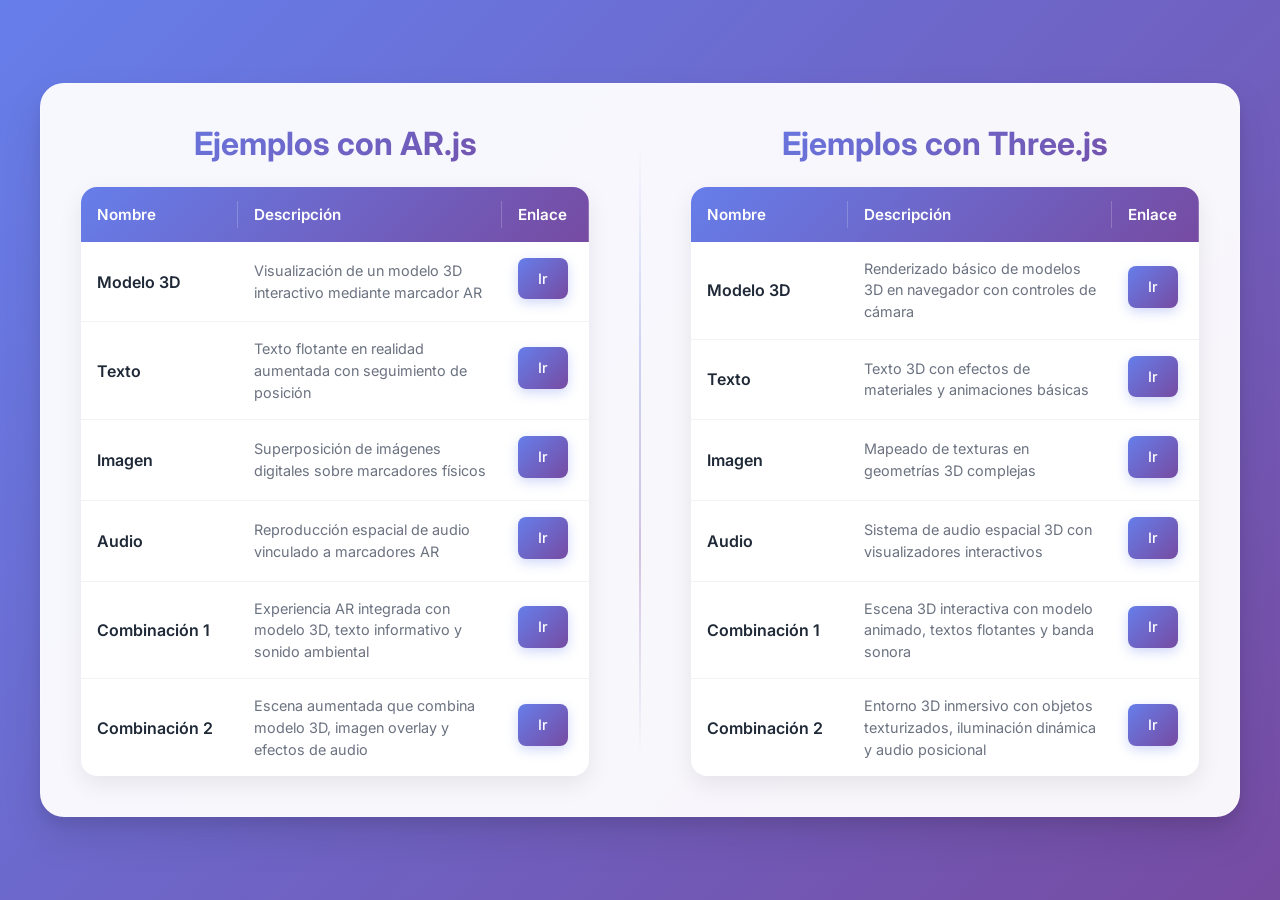
<file: index.html>
<!DOCTYPE html>
<html lang="es">
<head>
    <meta charset="UTF-8">
    <meta name="viewport" content="width=device-width, initial-scale=1.0">
    <title>Prácticas</title>
    <link rel="stylesheet" href="styles.css">
</head>
<body>
    <div class="buttons">
        <div class="exa-ar">
            <h1>Ejemplos con AR.js</h1>
            <table>
                <thead>
                    <tr>
                        <th>Nombre</th>
                        <th>Descripción</th>
                        <th>Enlace</th>
                    </tr>
                </thead>
                <tbody>
                    <tr>
                        <td>Modelo 3D</td>
                        <td>Visualización de un modelo 3D interactivo mediante marcador AR</td>
                        <td><a href="AR/Modelo3D/index.html">Ir</a></td>
                    </tr>
                    <tr>
                        <td>Texto</td>
                        <td>Texto flotante en realidad aumentada con seguimiento de posición</td>
                        <td><a href="AR/Texto/index.html">Ir</a></td>
                    </tr>
                    <tr>
                        <td>Imagen</td>
                        <td>Superposición de imágenes digitales sobre marcadores físicos</td>
                        <td><a href="AR/Imagen/index.html">Ir</a></td>
                    </tr>
                    <tr>
                        <td>Audio</td>
                        <td>Reproducción espacial de audio vinculado a marcadores AR</td>
                        <td><a href="AR/Audio/index.html">Ir</a></td>
                    </tr>
                    <tr>
                        <td>Combinación 1</td>
                        <td>Experiencia AR integrada con modelo 3D, texto informativo y sonido ambiental</td>
                        <td><a href="AR/Combinacion1/index.html">Ir</a></td>
                    </tr>
                    <tr>
                        <td>Combinación 2</td>
                        <td>Escena aumentada que combina modelo 3D, imagen overlay y efectos de audio</td>
                        <td><a href="AR/Combinacion2/index.html">Ir</a></td>
                    </tr>
            </table>
        </div>
        <div class="line"></div>
        <div class="exa-three">
            <h1>Ejemplos con Three.js</h1>
            <table>
                <thead>
                    <tr>
                        <th>Nombre</th>
                        <th>Descripción</th>
                        <th>Enlace</th>
                    </tr>
                </thead>
                <tbody>
                    <tr>
                        <td>Modelo 3D</td>
                        <td>Renderizado básico de modelos 3D en navegador con controles de cámara</td>
                        <td><a href="Three/Modelo3D/index.html">Ir</a></td>
                    </tr>
                    <tr>
                        <td>Texto</td>
                        <td>Texto 3D con efectos de materiales y animaciones básicas</td>
                        <td><a href="Three/Texto/index.html">Ir</a></td>
                    </tr>
                    <tr>
                        <td>Imagen</td>
                        <td>Mapeado de texturas en geometrías 3D complejas</td>
                        <td><a href="Three/Imagen/index.html">Ir</a></td>
                    </tr>
                    <tr>
                        <td>Audio</td>
                        <td>Sistema de audio espacial 3D con visualizadores interactivos</td>
                        <td><a href="Three/Audio/index.html">Ir</a></td>
                    </tr>
                    <tr>
                        <td>Combinación 1</td>
                        <td>Escena 3D interactiva con modelo animado, textos flotantes y banda sonora</td>
                        <td><a href="Three/Combinacion1/index.html">Ir</a></td>
                    </tr>
                    <tr>
                        <td>Combinación 2</td>
                        <td>Entorno 3D inmersivo con objetos texturizados, iluminación dinámica y audio posicional</td>
                        <td><a href="Three/Combinacion2/index.html">Ir</a></td>
                    </tr>
            </table>
        </div>
    </div>
</body>
</html>
</file>
<file: styles.css>
@import url('https://fonts.googleapis.com/css2?family=Inter:wght@300;400;500;600;700&display=swap');

* {
    margin: 0;
    padding: 0;
    box-sizing: border-box;
}

body {
    font-family: 'Inter', -apple-system, BlinkMacSystemFont, 'Segoe UI', Roboto, sans-serif;
    background: linear-gradient(135deg, #667eea 0%, #764ba2 100%);
    min-height: 100vh;
    display: flex;
    align-items: center;
    justify-content: center;
    padding: 20px;
}

.buttons {
    background: rgba(255, 255, 255, 0.95);
    backdrop-filter: blur(20px);
    border: 1px solid rgba(255, 255, 255, 0.2);
    border-radius: 24px;
    padding: 40px;
    display: flex;
    gap: 50px;
    box-shadow: 0 20px 40px rgba(0, 0, 0, 0.1), 0 8px 16px rgba(0, 0, 0, 0.08);
    max-width: 1200px;
    width: 100%;
}

.exa-ar, .exa-three {
    flex: 1;
    min-width: 0;
}

h1 {
    font-size: 2rem;
    font-weight: 700;
    text-align: center;
    margin-bottom: 24px;
    background: linear-gradient(135deg, #667eea, #764ba2);
    -webkit-background-clip: text;
    -webkit-text-fill-color: transparent;
    background-clip: text;
}

table {
    width: 100%;
    border-collapse: collapse;
    border-radius: 16px;
    overflow: hidden;
    box-shadow: 0 8px 24px rgba(0, 0, 0, 0.08);
    background: white;
}

thead {
    background: linear-gradient(135deg, #667eea, #764ba2);
}

th {
    color: white;
    font-weight: 600;
    padding: 18px 16px;
    text-align: left;
    font-size: 0.95rem;
    border: none;
    position: relative;
}

th:not(:last-child)::after {
    content: '';
    position: absolute;
    right: 0;
    top: 25%;
    height: 50%;
    width: 1px;
    background: rgba(255, 255, 255, 0.2);
}

tbody tr {
    transition: all 0.3s ease;
    border-bottom: 1px solid rgba(0, 0, 0, 0.05);
}

tbody tr:hover {
    background: linear-gradient(90deg, rgba(102, 126, 234, 0.05), rgba(118, 75, 162, 0.05));
    transform: translateY(-1px);
}

tbody tr:last-child {
    border-bottom: none;
}

td {
    padding: 16px;
    border: none;
    vertical-align: middle;
    color: #374151;
    line-height: 1.5;
}

td:first-child {
    font-weight: 600;
    color: #1f2937;
}

td:nth-child(2) {
    font-size: 0.9rem;
    color: #6b7280;
    max-width: 250px;
}

a {
    display: inline-block;
    text-decoration: none;
    color: white;
    background: linear-gradient(135deg, #667eea, #764ba2);
    padding: 10px 20px;
    border-radius: 8px;
    font-weight: 500;
    font-size: 0.9rem;
    transition: all 0.3s ease;
    border: none;
    box-shadow: 0 4px 12px rgba(102, 126, 234, 0.3);
    position: relative;
    overflow: hidden;
}

a::before {
    content: '';
    position: absolute;
    top: 0;
    left: -100%;
    width: 100%;
    height: 100%;
    background: linear-gradient(90deg, transparent, rgba(255, 255, 255, 0.2), transparent);
    transition: left 0.5s;
}

a:hover {
    transform: translateY(-2px);
    box-shadow: 0 8px 20px rgba(102, 126, 234, 0.4);
}

a:hover::before {
    left: 100%;
}

a:active {
    transform: translateY(0);
}

.line {
    width: 2px;
    background: linear-gradient(to bottom, transparent, rgba(102, 126, 234, 0.3), rgba(118, 75, 162, 0.3), transparent);
    border: none;
    border-radius: 1px;
    align-self: stretch;
    margin: 20px 0;
}

@media (max-width: 1024px) {
    .buttons {
        flex-direction: column;
        gap: 30px;
        padding: 30px;
    }
    
    .line {
        height: 2px;
        width: 100%;
        background: linear-gradient(to right, transparent, rgba(102, 126, 234, 0.3), rgba(118, 75, 162, 0.3), transparent);
        margin: 10px 0;
    }
    
    h1 {
        font-size: 1.75rem;
    }
}

@media (max-width: 768px) {
    body {
        padding: 15px;
    }
    
    .buttons {
        padding: 20px;
    }
    
    table {
        font-size: 0.9rem;
    }
    
    th, td {
        padding: 12px 8px;
    }
    
    td:nth-child(2) {
        font-size: 0.8rem;
        max-width: 200px;
    }
    
    a {
        padding: 8px 16px;
        font-size: 0.85rem;
    }
    
    h1 {
        font-size: 1.5rem;
        margin-bottom: 20px;
    }
}

@media (max-width: 480px) {
    .buttons {
        padding: 16px;
        border-radius: 16px;
    }
    
    th, td {
        padding: 10px 6px;
    }
    
    td:nth-child(2) {
        max-width: 150px;
        font-size: 0.75rem;
    }
    
    a {
        padding: 6px 12px;
        font-size: 0.8rem;
    }
}
</file>
